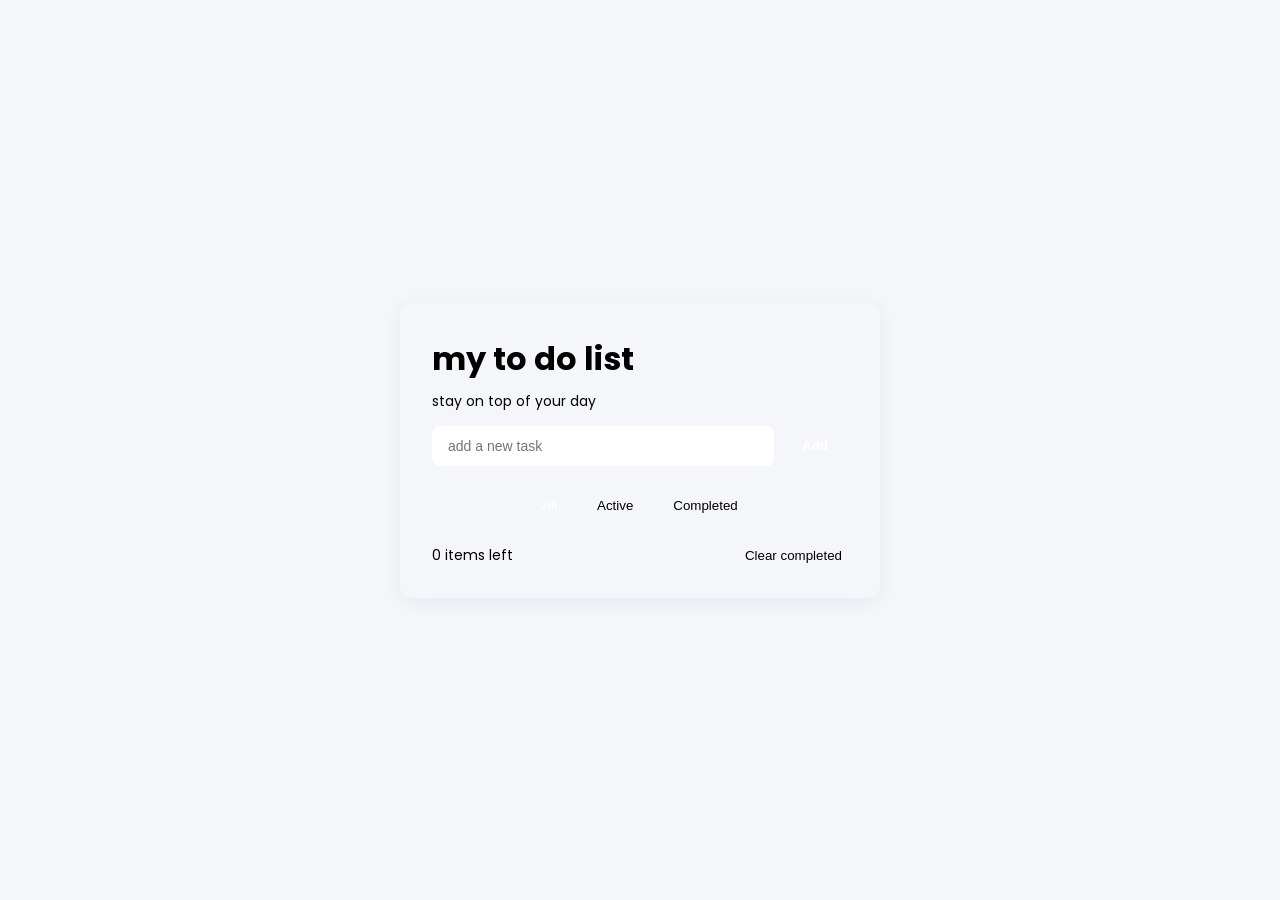
<file: project/index.html>
<!DOCTYPE html>
<html lang="en">

<head>
    <meta charset="UTF-8">
    <link rel="preconnect" href="https://fonts.googleapis.com">
    <link href="https://fonts.googleapis.com/css2?family=Poppins:wght@400;500;600;700&display=swap" rel="stylesheet">
    <link rel="stylesheet" href="styles.css">
    <title>My tasks</title>
</head>

<body>
    <main class="app-card">
        <header class="app-header">
            <h1> my to do list</h1>
            <p class="app-subtitle">stay on top of your day</p>
        </header>
        <form id="todo-form" class="todo-form">
            <input type="text" id="todo-input" class="todo-input" aria-label="New task" placeholder="add a new task">
            <button type="submit" id="add-btn" class="add-btn">Add</button>
        </form>
        <div class="filter-tabs">
            <button class="filter-tab active" data-filter="all">All</button>
            <button class="filter-tab" data-filter="active">Active</button>
            <button class="filter-tab" data-filter="completed">Completed</button>
        </div>
        <ul id="todo-list" class="todo-list"></ul>
        <p id="empty-state" class="empty-state" hidden>
            No tasks yet. Add your first one above!
        </p>
        <footer class="app-footer">
            <span id="items-left">0 items left </span>
            <button id="clear-completed" class="clear-btn">
                Clear completed
            </button>
        </footer>

    </main>
</body>

</html>
</file>
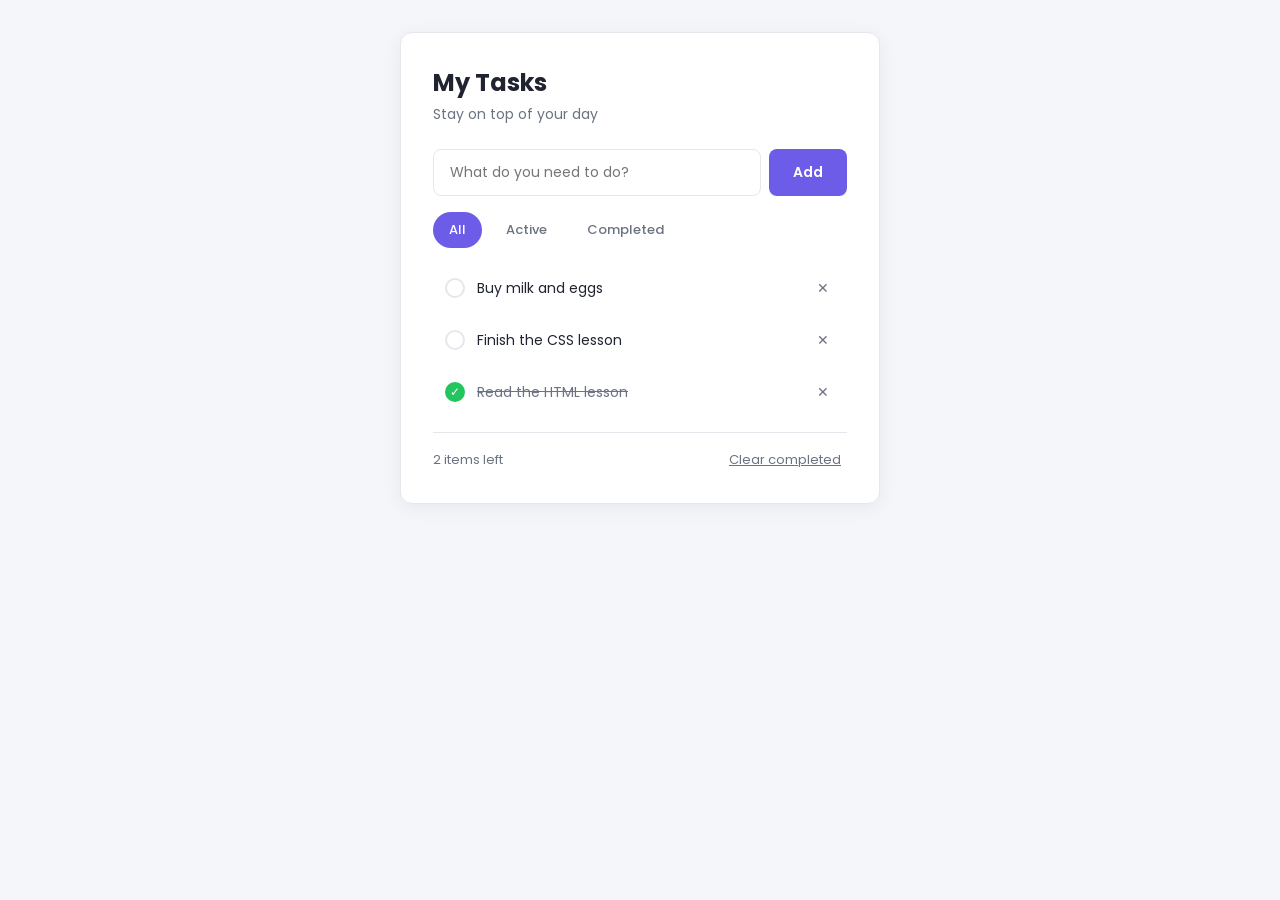
<file: design-spec/reference.html>
<!DOCTYPE html>
<html lang="en">
<head>
<meta charset="UTF-8">
<meta name="viewport" content="width=device-width, initial-scale=1.0">
<title>Design Reference — Todo List (no JS here, just the look)</title>
<link rel="preconnect" href="https://fonts.googleapis.com">
<link href="https://fonts.googleapis.com/css2?family=Poppins:wght@400;500;600;700&display=swap" rel="stylesheet">
<style>
  :root {
    --color-bg: #F5F6FA;
    --color-card: #FFFFFF;
    --color-border: #E4E7EC;
    --color-text: #1F2430;
    --color-text-muted: #6B7280;
    --color-accent: #6C5CE7;
    --color-accent-hover: #5B4BD6;
    --color-success: #22C55E;
    --color-danger: #EF4444;
    --space-1: 4px;
    --space-2: 8px;
    --space-3: 12px;
    --space-4: 16px;
    --space-5: 24px;
    --space-6: 32px;
    --radius-card: 12px;
    --radius-input: 8px;
    --radius-pill: 9999px;
    --shadow-card: 0 4px 20px rgba(20, 20, 43, 0.06);
  }

  * { box-sizing: border-box; }

  body {
    margin: 0;
    min-height: 100vh;
    display: flex;
    justify-content: center;
    align-items: flex-start;
    padding: var(--space-6) var(--space-4);
    background: var(--color-bg);
    font-family: 'Poppins', sans-serif;
    color: var(--color-text);
  }

  .app-card {
    width: 100%;
    max-width: 480px;
    background: var(--color-card);
    border: 1px solid var(--color-border);
    border-radius: var(--radius-card);
    box-shadow: var(--shadow-card);
    padding: var(--space-6);
  }

  .app-header h1 {
    margin: 0;
    font-size: 24px;
    font-weight: 700;
  }

  .app-subtitle {
    margin: var(--space-1) 0 var(--space-5);
    color: var(--color-text-muted);
    font-size: 14px;
  }

  .todo-form {
    display: flex;
    gap: var(--space-2);
    margin-bottom: var(--space-4);
  }

  .todo-input {
    flex: 1;
    padding: var(--space-3) var(--space-4);
    border: 1px solid var(--color-border);
    border-radius: var(--radius-input);
    font-family: inherit;
    font-size: 14px;
    color: var(--color-text);
    outline: none;
    transition: border-color 0.15s ease, box-shadow 0.15s ease;
  }

  .todo-input:focus {
    border-color: var(--color-accent);
    box-shadow: 0 0 0 3px rgba(108, 92, 231, 0.15);
  }

  .add-btn {
    padding: var(--space-3) var(--space-5);
    border: none;
    border-radius: var(--radius-input);
    background: var(--color-accent);
    color: #fff;
    font-family: inherit;
    font-weight: 600;
    font-size: 14px;
    cursor: pointer;
    transition: background 0.15s ease, transform 0.1s ease;
  }

  .add-btn:hover { background: var(--color-accent-hover); }
  .add-btn:active { transform: scale(0.97); }
  .add-btn:disabled {
    background: var(--color-border);
    color: var(--color-text-muted);
    cursor: not-allowed;
  }

  .filter-tabs {
    display: flex;
    gap: var(--space-2);
    margin-bottom: var(--space-4);
  }

  .filter-tab {
    padding: var(--space-2) var(--space-4);
    border: none;
    border-radius: var(--radius-pill);
    background: transparent;
    color: var(--color-text-muted);
    font-family: inherit;
    font-size: 13px;
    font-weight: 500;
    cursor: pointer;
    transition: background 0.15s ease, color 0.15s ease;
  }

  .filter-tab:hover { background: var(--color-bg); }

  .filter-tab.active {
    background: var(--color-accent);
    color: #fff;
  }

  .todo-list {
    list-style: none;
    margin: 0 0 var(--space-4);
    padding: 0;
    display: flex;
    flex-direction: column;
    gap: var(--space-1);
  }

  .todo-item {
    display: flex;
    align-items: center;
    gap: var(--space-3);
    padding: var(--space-3);
    border-radius: var(--radius-input);
    transition: background 0.15s ease;
  }

  .todo-item:hover { background: var(--color-bg); }

  .todo-check {
    flex-shrink: 0;
    width: 20px;
    height: 20px;
    border-radius: var(--radius-pill);
    border: 2px solid var(--color-border);
    background: #fff;
    cursor: pointer;
    display: flex;
    align-items: center;
    justify-content: center;
    padding: 0;
    font-size: 12px;
    line-height: 1;
    color: #fff;
  }

  .todo-check.checked {
    background: var(--color-success);
    border-color: var(--color-success);
  }

  .todo-text {
    flex: 1;
    font-size: 14px;
  }

  .todo-item.completed .todo-text {
    text-decoration: line-through;
    color: var(--color-text-muted);
  }

  .todo-delete {
    flex-shrink: 0;
    width: 24px;
    height: 24px;
    border: none;
    background: transparent;
    color: var(--color-text-muted);
    border-radius: var(--radius-input);
    cursor: pointer;
    font-size: 14px;
    transition: background 0.15s ease, color 0.15s ease;
  }

  .todo-delete:hover {
    background: rgba(239, 68, 68, 0.1);
    color: var(--color-danger);
  }

  .app-footer {
    display: flex;
    justify-content: space-between;
    align-items: center;
    padding-top: var(--space-4);
    border-top: 1px solid var(--color-border);
    font-size: 13px;
    color: var(--color-text-muted);
  }

  .clear-btn {
    border: none;
    background: transparent;
    color: var(--color-text-muted);
    font-family: inherit;
    font-size: 13px;
    cursor: pointer;
    text-decoration: underline;
  }

  .clear-btn:hover { color: var(--color-danger); }
</style>
</head>
<body>
<main class="app-card">
  <header class="app-header">
    <h1>My Tasks</h1>
    <p class="app-subtitle">Stay on top of your day</p>
  </header>

  <form class="todo-form">
    <input type="text" class="todo-input" placeholder="What do you need to do?">
    <button type="submit" class="add-btn">Add</button>
  </form>

  <div class="filter-tabs">
    <button class="filter-tab active">All</button>
    <button class="filter-tab">Active</button>
    <button class="filter-tab">Completed</button>
  </div>

  <ul class="todo-list">
    <li class="todo-item">
      <button class="todo-check" aria-label="Mark complete"></button>
      <span class="todo-text">Buy milk and eggs</span>
      <button class="todo-delete" aria-label="Delete task">✕</button>
    </li>
    <li class="todo-item">
      <button class="todo-check" aria-label="Mark complete"></button>
      <span class="todo-text">Finish the CSS lesson</span>
      <button class="todo-delete" aria-label="Delete task">✕</button>
    </li>
    <li class="todo-item completed">
      <button class="todo-check checked" aria-label="Mark incomplete">✓</button>
      <span class="todo-text">Read the HTML lesson</span>
      <button class="todo-delete" aria-label="Delete task">✕</button>
    </li>
  </ul>

  <footer class="app-footer">
    <span>2 items left</span>
    <button class="clear-btn">Clear completed</button>
  </footer>
</main>
</body>
</html>
</file>
<file: project/styles.css>
:root {
    Background: #F5F6FA;
    Card: #FFFFFF;
    Border: #E4E7EC;
    Text: #1F2430;
    Muted: #6B7280;
    Accent: #6C5CE7;
    Accent-hover: #5B4BD6;
    Success: #22C55E;
    Danger: #EF4444;
}

* {
    box-sizing: border-box;
}

body {
    margin: 0;
    min-height: 100vh;
    background-color: var(--background);
    font-family: "Poppins", sans-serif;
    color: var(--text);

    display: flex;
    justify-content: center;
    align-items: center;

    padding: 32px;
}


.app-card {
    width: 100%;
    max-width: 480px;
    background: var(--card);
    border-radius: 12px;
    padding: 32px;
    box-shadow: 0 4px 20px rgba(20, 20, 43, 0.06);
}

.app-header h1 {
    margin: 0;
    font-size: 32px;
    font-weight: 700;
}

.app-subtitle {
    margin-top: 8px;
    color: var(--muted);
    font-size: 14px;
}

.todo-form {
    display: flex;
    gap: 8px;
    margin-bottom: 24px;
}

.todo-input {
    flex: 1;
    padding: 12px 16px;
    border: 1px solid var(--border);
    border-radius: 8px;
    font-size: 14px;
    outline: none;
}

.todo-input:focus {
    border-color: var(--accent);
    box-shadow: 0 0 0 3px rgba(108, 92, 231, 0.15);
}

.add-btn {
    border: none;
    background: var(--accent);
    color: white;
    padding: 12px 20px;
    border-radius: 8px;
    cursor: pointer;
    font-weight: 600;
}

.add-btn:hover {
    background: var(--accent-hover);
}

.add-btn:active {
    transform: scale(0.97);
}

.add-btn:disabled {
    background: #D1D5DB;
    cursor: not-allowed;
}

.filter-tabs {
    display: flex;
    justify-content: center;
    gap: 8px;
    margin-bottom: 24px;
}

.filter-tab {
    border: none;
    background: transparent;
    color: var(--muted);
    padding: 8px 16px;
    border-radius: 9999px;
    cursor: pointer;
}

.filter-tab:hover {
    background: #F3F4F6;
}

.filter-tab.active {
    background: var(--accent);
    color: white;
}

.todo-list {
    list-style: none;
    padding: 0;
    margin: 0;
}

.todo-item {
    display: flex;
    align-items: center;
    justify-content: space-between;
    border: 1px solid var(--border);
    padding: 12px;
    border-radius: 8px;
    margin-bottom: 12px;
}

.todo-item:hover {
    background: #FAFAFA;
}

.todo-check {
    width: 22px;
    height: 22px;
    border: 2px solid var(--border);
    border-radius: 9999px;
    margin-right: 12px;
    display: flex;
    align-items: center;
    justify-content: center;
    cursor: pointer;
}

.todo-check.checked {
    background: var(--success);
    border-color: var(--success);
    color: white;
}

.todo-text {
    flex: 1;
}

.todo-item.completed .todo-text {
    text-decoration: line-through;
    color: var(--muted);
}

.todo-delete {
    border: none;
    background: transparent;
    color: var(--muted);
    cursor: pointer;
    font-size: 18px;
    border-radius: 8px;
}

.todo-delete:hover {
    color: var(--danger);
    background: #FEE2E2;
}

.app-footer {
    margin-top: 24px;
    display: flex;
    justify-content: space-between;
    align-items: center;
    color: var(--muted);
    font-size: 14px;
}

.clear-btn {
    border: none;
    background: transparent;
    color: var(--accent);
    cursor: pointer;
}

#empty-state {
    text-align: center;
    color: var(--muted);
    padding: 32px;
}



@media (max-width: 480px) {

    body {
        padding: 16px;
    }

    .app-card {
        padding: 24px;
    }

    .app-header h1 {
        font-size: 26px;
    }

    .todo-form {
        flex-direction: column;
    }

    .add-btn {
        width: 100%;
    }
}
</file>
